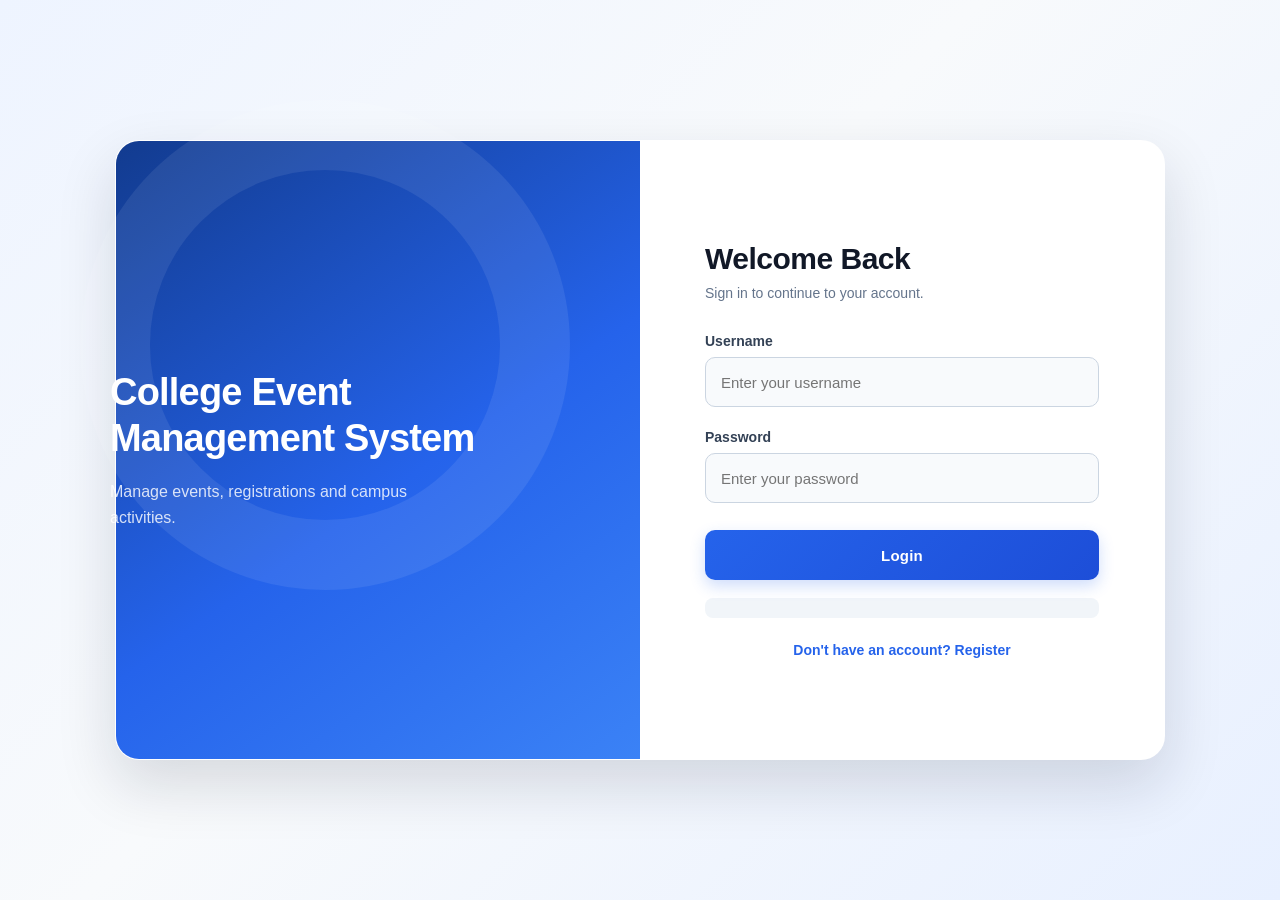
<file: frontend/login.html>
<!DOCTYPE html>
<html lang="en">

<head>
    <meta charset="UTF-8">

    <meta name="viewport"
          content="width=device-width, initial-scale=1.0">

    <title>Login - College Event Management System</title>

    <link rel="stylesheet" href="auth.css">
</head>

<body>

    <div class="auth-container">

        <h1>
            College Event Management System
        </h1>

        <div class="auth-card">

            <h2>Welcome Back</h2>

            <form id="loginForm">

                <label for="username">
                    Username
                </label>

                <input
                    type="text"
                    id="username"
                    name="username"
                    placeholder="Enter your username"
                    minlength="3"
                    maxlength="30"
                    required
                >

                <small id="usernameError"></small>


                <label for="password">
                    Password
                </label>

                <input
                    type="password"
                    id="password"
                    name="password"
                    placeholder="Enter your password"
                    minlength="6"
                    required
                >

                <small id="passwordError"></small>


                <button type="submit">
                    Login
                </button>

            </form>

            <div id="message"></div>

            <a href="register.html">
                Don't have an account? Register
            </a>

        </div>

    </div>

    <script src="login.js"></script>

</body>

</html>
</file>
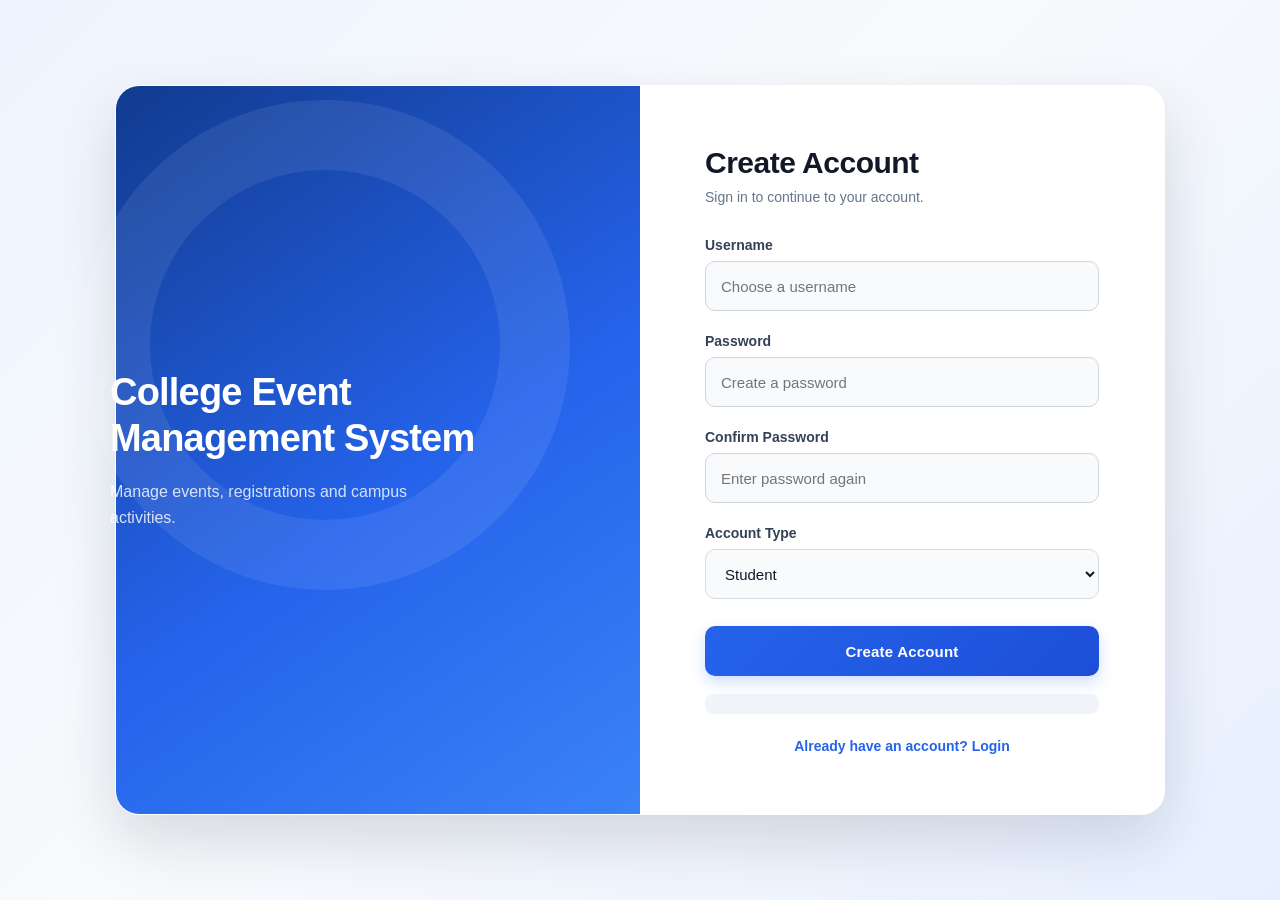
<file: frontend/register.html>
<!DOCTYPE html>
<html lang="en">

<head>

    <meta charset="UTF-8">

    <meta name="viewport"
          content="width=device-width, initial-scale=1.0">

    <title>Register - College Event Management System</title>

    <link rel="stylesheet" href="auth.css">

</head>

<body>

    <div class="auth-container">

        <h1>
            College Event Management System
        </h1>


        <div class="auth-card">

            <h2>Create Account</h2>


            <form id="registerForm">

                <label for="username">
                    Username
                </label>

                <input
                    type="text"
                    id="username"
                    name="username"
                    placeholder="Choose a username"
                    minlength="3"
                    maxlength="30"
                    pattern="[A-Za-z0-9_]+"
                    required
                >

                <small id="usernameError"></small>


                <label for="password">
                    Password
                </label>

                <input
                    type="password"
                    id="password"
                    name="password"
                    placeholder="Create a password"
                    minlength="6"
                    maxlength="100"
                    required
                >

                <small id="passwordError"></small>


                <label for="confirmPassword">
                    Confirm Password
                </label>

                <input
                    type="password"
                    id="confirmPassword"
                    name="confirmPassword"
                    placeholder="Enter password again"
                    required
                >

                <small id="confirmPasswordError"></small>


                <label for="role">
                    Account Type
                </label>

                <select
                    id="role"
                    name="role"
                    required
                >

                    <option value="student">
                        Student
                    </option>

                    <option value="admin">
                        Admin
                    </option>

                </select>


                <button type="submit">
                    Create Account
                </button>

            </form>


            <div id="message"></div>


            <a href="login.html">
                Already have an account? Login
            </a>

        </div>

    </div>


    <script src="register.js"></script>

</body>

</html>
</file>
<file: frontend/auth.css>
/* =========================================================
   COLLEGE EVENT MANAGEMENT SYSTEM
   PROFESSIONAL AUTHENTICATION STYLES
   ========================================================= */


/* =========================================================
   RESET
   ========================================================= */

* {
    margin: 0;
    padding: 0;
    box-sizing: border-box;
}


/* =========================================================
   BODY
   ========================================================= */

body {
    min-height: 100vh;

    font-family:
        "Segoe UI",
        Arial,
        Helvetica,
        sans-serif;

    background:
        linear-gradient(
            135deg,
            #eef4ff 0%,
            #f8fafc 45%,
            #e8f0ff 100%
        );

    color: #172033;

    display: flex;

    align-items: center;

    justify-content: center;

    padding: 30px;
}


/* =========================================================
   MAIN CONTAINER
   ========================================================= */

.auth-container {
    width: 100%;

    max-width: 1050px;

    min-height: 620px;

    display: grid;

    grid-template-columns: 1fr 1fr;

    background: white;

    border-radius: 24px;

    overflow: hidden;

    box-shadow:
        0 25px 60px
        rgba(15, 23, 42, 0.14);

    border: 1px solid
        rgba(255, 255, 255, 0.8);
}


/* =========================================================
   LEFT SIDE
   ========================================================= */

.auth-container::before {
    content: "";

    display: block;

    grid-column: 1;

    grid-row: 1;

    background:
        linear-gradient(
            145deg,
            #123b8f,
            #2563eb 55%,
            #3b82f6
        );

    position: relative;
}


/* =========================================================
   LEFT SIDE DECORATION
   ========================================================= */

.auth-container::after {
    content: "";

    position: absolute;

    width: 350px;

    height: 350px;

    left: 80px;

    top: 100px;

    border-radius: 50%;

    border: 70px solid
        rgba(255, 255, 255, 0.08);

    pointer-events: none;
}


/* =========================================================
   AUTH CARD
   ========================================================= */

.auth-card {
    grid-column: 2;

    grid-row: 1;

    align-self: center;

    width: 100%;

    padding: 60px 65px;

    background: white;
}


/* =========================================================
   APPLICATION TITLE
   ========================================================= */

.auth-container > h1 {
    position: absolute;

    left: 110px;

    top: 50%;

    transform: translateY(-50%);

    width: 380px;

    z-index: 2;

    color: white;

    font-size: 38px;

    line-height: 1.2;

    font-weight: 700;

    letter-spacing: -0.8px;
}


/* =========================================================
   SUBTITLE
   ========================================================= */

.auth-container > h1::after {
    content:
        "Manage events, registrations and campus activities.";

    display: block;

    margin-top: 18px;

    max-width: 330px;

    font-size: 16px;

    line-height: 1.6;

    font-weight: 400;

    color:
        rgba(255, 255, 255, 0.82);

    letter-spacing: 0;
}


/* =========================================================
   AUTH HEADING
   ========================================================= */

.auth-card h2 {
    margin-bottom: 10px;

    color: #111827;

    font-size: 30px;

    font-weight: 700;

    letter-spacing: -0.5px;
}


/* =========================================================
   FORM INTRO
   ========================================================= */

.auth-card h2::after {
    content:
        "Sign in to continue to your account.";

    display: block;

    margin-top: 9px;

    margin-bottom: 32px;

    color: #64748b;

    font-size: 14px;

    font-weight: 400;

    letter-spacing: 0;
}


/* =========================================================
   FORM
   ========================================================= */

.auth-card form {
    width: 100%;
}


/* =========================================================
   LABEL
   ========================================================= */

.auth-card label {
    display: block;

    margin-bottom: 8px;

    color: #334155;

    font-size: 14px;

    font-weight: 600;
}


/* =========================================================
   INPUT
   ========================================================= */

.auth-card input,
.auth-card select {
    width: 100%;

    height: 50px;

    padding:
        0 15px;

    margin-bottom: 22px;

    border: 1px solid #d6dce5;

    border-radius: 10px;

    background: #f8fafc;

    color: #111827;

    font-family: inherit;

    font-size: 15px;

    outline: none;

    transition:
        border-color 0.2s ease,
        background 0.2s ease,
        box-shadow 0.2s ease;
}


/* =========================================================
   INPUT HOVER
   ========================================================= */

.auth-card input:hover,
.auth-card select:hover {
    border-color: #94a3b8;

    background: #ffffff;
}


/* =========================================================
   INPUT FOCUS
   ========================================================= */

.auth-card input:focus,
.auth-card select:focus {
    border-color: #2563eb;

    background: #ffffff;

    box-shadow:
        0 0 0 4px
        rgba(37, 99, 235, 0.10);
}


/* =========================================================
   SELECT
   ========================================================= */

.auth-card select {
    cursor: pointer;

    appearance: auto;
}


/* =========================================================
   SUBMIT BUTTON
   ========================================================= */

.auth-card button {
    width: 100%;

    height: 50px;

    margin-top: 5px;

    border: none;

    border-radius: 10px;

    background:
        linear-gradient(
            135deg,
            #2563eb,
            #1d4ed8
        );

    color: white;

    font-family: inherit;

    font-size: 15px;

    font-weight: 600;

    letter-spacing: 0.2px;

    cursor: pointer;

    box-shadow:
        0 6px 15px
        rgba(37, 99, 235, 0.22);

    transition:
        transform 0.2s ease,
        box-shadow 0.2s ease,
        background 0.2s ease;
}


/* =========================================================
   BUTTON HOVER
   ========================================================= */

.auth-card button:hover {
    background:
        linear-gradient(
            135deg,
            #1d4ed8,
            #1e40af
        );

    transform:
        translateY(-1px);

    box-shadow:
        0 9px 20px
        rgba(37, 99, 235, 0.28);
}


/* =========================================================
   BUTTON ACTIVE
   ========================================================= */

.auth-card button:active {
    transform:
        translateY(0);

    box-shadow:
        0 4px 10px
        rgba(37, 99, 235, 0.20);
}


/* =========================================================
   LINKS
   ========================================================= */

.auth-card a {
    display: block;

    margin-top: 24px;

    text-align: center;

    color: #2563eb;

    font-size: 14px;

    font-weight: 600;

    text-decoration: none;

    transition:
        color 0.2s ease;
}


.auth-card a:hover {
    color: #1e40af;

    text-decoration: underline;
}


/* =========================================================
   MESSAGE
   ========================================================= */

#message {
    margin-top: 18px;

    padding: 12px 14px;

    border-radius: 8px;

    background: #f1f5f9;

    color: #475569;

    text-align: center;

    font-size: 14px;
}


/* =========================================================
   VALIDATION
   ========================================================= */

.auth-card input:invalid:not(:placeholder-shown) {
    border-color: #ef4444;
}


.auth-card input:valid:not(:placeholder-shown) {
    border-color: #22c55e;
}


/* =========================================================
   MOBILE
   ========================================================= */

@media (max-width: 850px) {

    body {
        padding: 20px;
    }


    .auth-container {
        max-width: 500px;

        min-height: auto;

        display: block;

        border-radius: 20px;
    }


    .auth-container::before {
        display: none;
    }


    .auth-container::after {
        display: none;
    }


    .auth-container > h1 {
        position: static;

        transform: none;

        width: auto;

        padding:
            35px 30px 0;

        text-align: center;

        color: #123b8f;

        font-size: 28px;
    }


    .auth-container > h1::after {
        color: #64748b;

        margin:
            12px auto 0;

        font-size: 14px;
    }


    .auth-card {
        padding:
            35px 30px 40px;
    }

}


/* =========================================================
   SMALL MOBILE
   ========================================================= */

@media (max-width: 450px) {

    body {
        padding: 12px;
    }


    .auth-container {
        border-radius: 16px;
    }


    .auth-container > h1 {
        padding:
            28px 20px 0;

        font-size: 24px;
    }


    .auth-card {
        padding:
            25px 20px 30px;
    }


    .auth-card h2 {
        font-size: 25px;
    }

}
/* =========================================================
   FORM VALIDATION MESSAGES
   ========================================================= */

.auth-card small {
    display: block;

    margin-top: -15px;

    margin-bottom: 15px;

    color: #dc2626;

    font-size: 13px;

    line-height: 1.4;
}


/* Invalid input */

.auth-card input:invalid {
    border-color: #cbd5e1;
}


/* Input after JavaScript validation */

.auth-card input.error {
    border-color: #dc2626;

    background: #fff7f7;
}


/* Valid input */

.auth-card input.success {
    border-color: #16a34a;

    background: #f6fff8;
}


/* Main API message */

#message {
    margin-top: 18px;

    padding: 10px;

    text-align: center;

    font-size: 14px;

    font-weight: 500;
}
</file>
